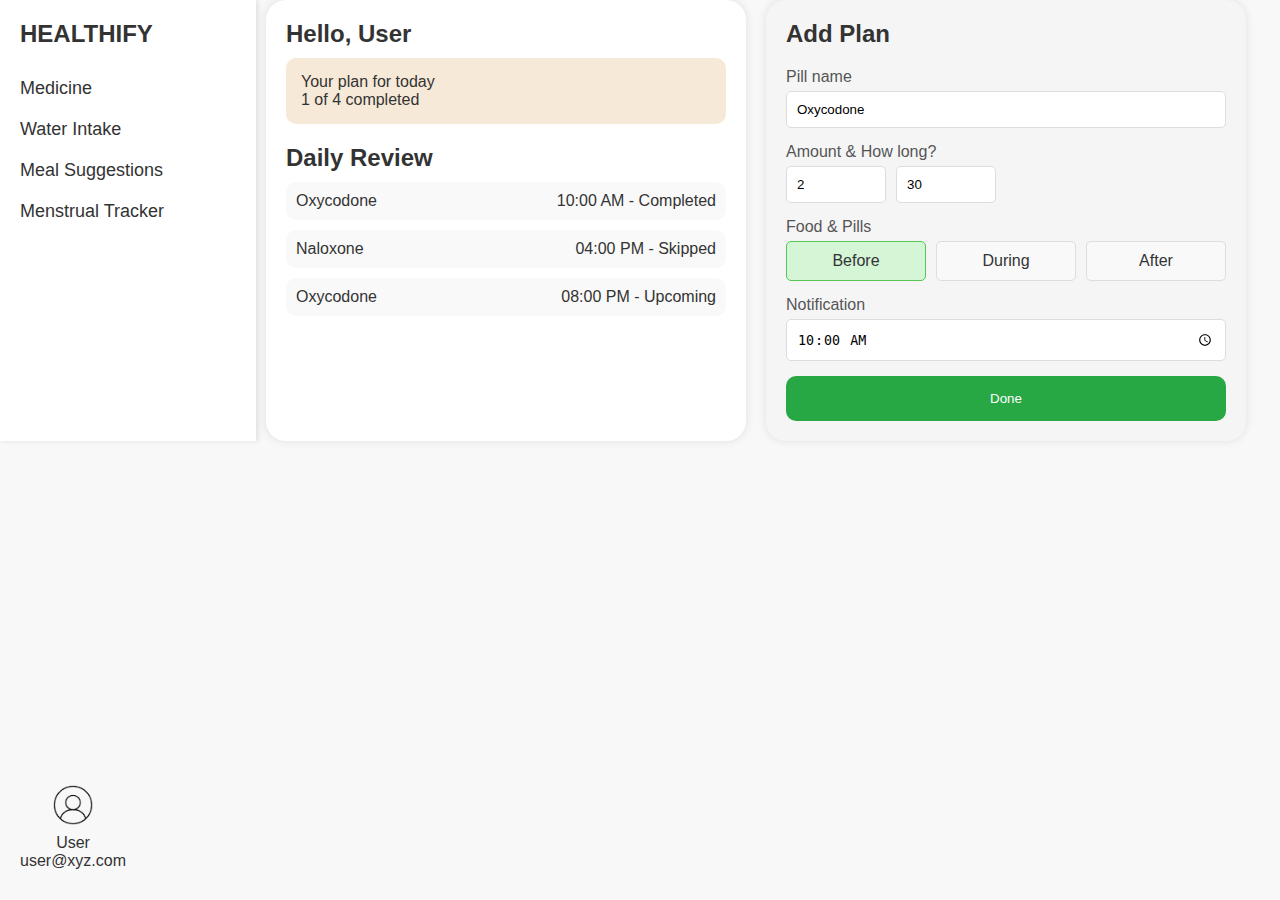
<file: medicine.html>
<!DOCTYPE html>
<html lang="en">
<head>
  <meta charset="UTF-8" />
  <meta name="viewport" content="width=device-width, initial-scale=1.0" />
  <title>Medicine</title>
  <link rel="stylesheet" href="medicine.css" />
</head>
<body>
    <div class="container">
        <nav class="sidebar">
            <div class="logo">HEALTHIFY</div>
            <ul class="menu">
                <li><a href="medicine.html">Medicine</a></li>
                <li><a href="index.html">Water Intake</a></li>
                <li><a href="main.html">Meal Suggestions</a></li>
                <li><a href="track.html">Menstrual Tracker</a></li>
            </ul>
            <div class="user">
                <img src="images/userr.png" alt="User" class="user-img">
                <p>User</p>
                <p>user@xyz.com</p>
            </div>
        </nav>
  <div class="container1">
    <div class="left-panel">
      <div class="header1">
        <h1>Hello, User</h1>
        <div class="plan-summary">
          <p>Your plan for today</p>
          <span>1 of 4 completed</span>
        </div>
      </div>

      <div class="daily-review">
        <h2>Daily Review</h2>
        <ul>
          <li>
            <span>Oxycodone</span>
            <span>10:00 AM - Completed</span>
          </li>
          <li>
            <span>Naloxone</span>
            <span>04:00 PM - Skipped</span>
          </li>
          <li>
            <span>Oxycodone</span>
            <span>08:00 PM - Upcoming</span>
          </li>
        </ul>
      </div>
    </div>

    <div class="right-panel1">
      <div class="add-plan">
        <h2>Add Plan</h2>
        <form id="planForm">
          <label for="pillName">Pill name</label>
          <input type="text" id="pillName" value="Oxycodone" readonly />

          <label for="pillAmount">Amount &amp; How long?</label>
          <div class="pill-details">
            <input type="number" id="pillAmount" value="2" />
            <input type="number" id="pillDays" value="30" />
          </div>

          <label>Food &amp; Pills</label>
          <div class="food-options">
            <div class="option selected"><span>Before</span></div>
            <div class="option"><span>During</span></div>
            <div class="option"><span>After</span></div>
          </div>

          <label for="notification">Notification</label>
          <input type="time" id="notification" value="10:00" />

          <button type="submit">Done</button>
        </form>
      </div>
    </div>
  </div>

  <script src="medicine.js"></script>
</body>
</html>
</file>
<file: medicine.css>
* {
    margin: 0;
    padding: 0;
    box-sizing: border-box;
}

body {
    font-family: Arial, sans-serif;
    background-color: #f8f8f8;
    color: #333;
}

.container {
    display: flex;
}

.sidebar {
    width: 20%;
    background-color: #fff;
    padding: 20px;
    box-shadow: 2px 0 5px rgba(0, 0, 0, 0.1);
}

.logo {
    font-size: 24px;
    font-weight: bold;
    margin-bottom: 30px;
}

.menu {
    list-style-type: none;
}

.menu li {
    margin-bottom: 20px;
}

.menu li a {
    text-decoration: none;
    color: #333;
    font-size: 18px;
}

.user {
    position: absolute;
    bottom: 30px;
    text-align: center;
}

.user img {
    width: 50px;
    height: 50px;
    border-radius: 50%;
}

.main-content {
    width: 60%;
    padding: 20px;
}

header {
    background-color: #f1f1f1;
    padding: 20px;
    border-radius: 8px;
    margin-bottom: 20px;
}

.intake {
    display: flex;
    justify-content: space-between;
}

.intake-stats {
    display: flex;
    gap: 10px;
}

.stat {
    background-color: #fff;
    padding: 20px;
    border-radius: 8px;
    width: 30%;
    box-shadow: 0 0 5px rgba(0, 0, 0, 0.1);
}

.stat h2 {
    font-size: 18px;
}

.stat p {
    font-size: 24px;
    margin: 10px 0;
}

.progress {
    height: 10px;
    background-color: #4CAF50;
    border-radius: 5px;
}

.intake-graph {
    background-color: #fff;
    padding: 20px;
    border-radius: 8px;
    width: 60%;
    box-shadow: 0 0 5px rgba(0, 0, 0, 0.1);
}

.hydration-tips {
    margin-top: 20px;
}

.tips {
    display: flex;
    gap: 10px;
}

.tip {
    background-color: #fff;
    padding: 20px;
    border-radius: 8px;
    width: 30%;
    box-shadow: 0 0 5px rgba(0, 0, 0, 0.1);
}

.right-panel {
    width: 20%;
    padding: 20px;
}

.container1 {
    display: flex;
    width: 90%;
    max-width: 1000px;
}
.left-panel,
.right-panel1 {
  width: 50%;
  padding: 20px;
  background-color: white;
  border-radius: 20px;
  box-shadow: 0px 0px 10px rgba(0, 0, 0, 0.1);
  margin: 0 10px;
}

.header1 {
    text-align: left;
}

.header1 h1 {
    font-size: 1.5rem;
    color: #333;
  }
  
  .plan-summary {
    background-color: #f7e9d7;
    padding: 15px;
    border-radius: 10px;
    margin-top: 10px;
  }
  
  .daily-review {
    margin-top: 20px;
  }
  
  .daily-review h2 {
    margin-bottom: 10px;
    color: #333;
  }
  
  .daily-review ul {
    list-style-type: none;
  }
  
  .daily-review ul li {
    display: flex;
    justify-content: space-between;
    padding: 10px;
    background-color: #f9f9f9;
    border-radius: 10px;
    margin-bottom: 10px;
  }

  .right-panel1 {
    background-color: #f5f5f5;
    padding: 20px;
  }

  .add-plan h2 {
    margin-bottom: 20px;
    color: #333;
  }
  
  form {
    display: flex;
    flex-direction: column;
  }
  
  label {
    margin-bottom: 5px;
    color: #555;
  }
  
  input[type="text"],
  input[type="number"],
  input[type="time"] {
    padding: 10px;
    margin-bottom: 15px;
    border: 1px solid #ddd;
    border-radius: 5px;
    width: 100%;
  }
  
  .pill-details {
    display: flex;
    gap: 10px;
  }
  
  .pill-details input {
    width: 100px;
  }
  
  .food-options {
    display: flex;
    gap: 10px;
    margin-bottom: 15px;
  }
  
  .option {
    padding: 10px;
    background-color: #f9f9f9;
    border: 1px solid #ddd;
    border-radius: 5px;
    flex: 1;
    text-align: center;
    cursor: pointer;
  }
  
  .option.selected {
    background-color: #d4f5d6;
    border-color: #56c656;
  }
  
  button[type="submit"] {
    padding: 15px;
    background-color: #28a745;
    color: white;
    border: none;
    border-radius: 10px;
    cursor: pointer;
  }
</file>
